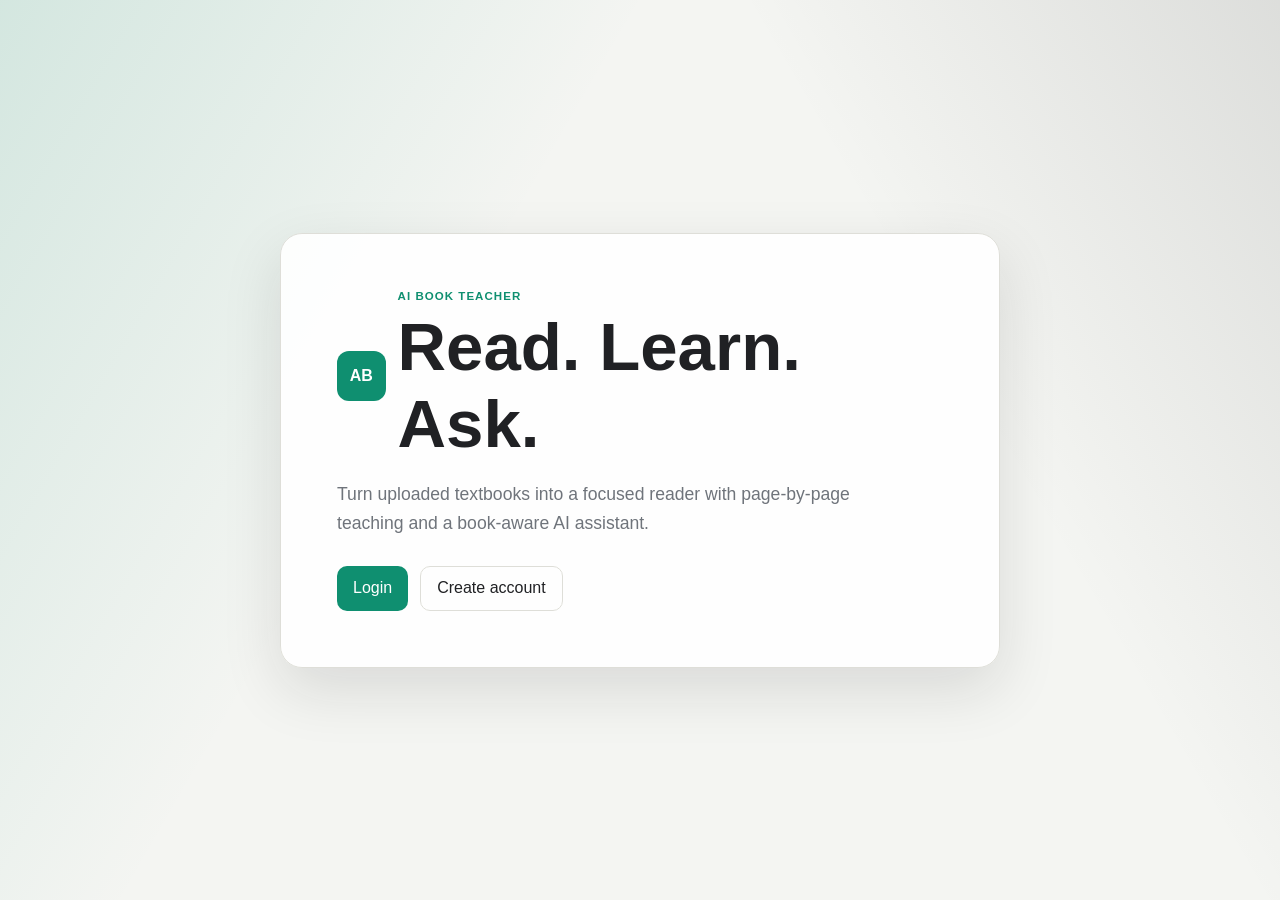
<file: frontend/index.html>
<!doctype html>
<html lang="en">
  <head>
    <!-- Entry page served at http://127.0.0.1:8000/. -->
    <meta charset="utf-8" />
    <meta name="viewport" content="width=device-width, initial-scale=1" />
    <title>AI Book Teacher</title>
    <link rel="stylesheet" href="./style.css" />
  </head>
  <body class="entry-page">
    <main class="entry-shell">
      <section class="entry-card">
        <div class="brand-lockup">
          <span class="brand-mark">AB</span>
          <div>
            <p class="eyebrow">AI Book Teacher</p>
            <h1>Read. Learn. Ask.</h1>
          </div>
        </div>
        <p class="entry-copy">
          Turn uploaded textbooks into a focused reader with page-by-page
          teaching and a book-aware AI assistant.
        </p>
        <div class="entry-actions">
          <a class="button-link" href="/login">Login</a>
          <a class="button-link secondary-link" href="/signup">Create account</a>
        </div>
      </section>
    </main>
  </body>
</html>
</file>
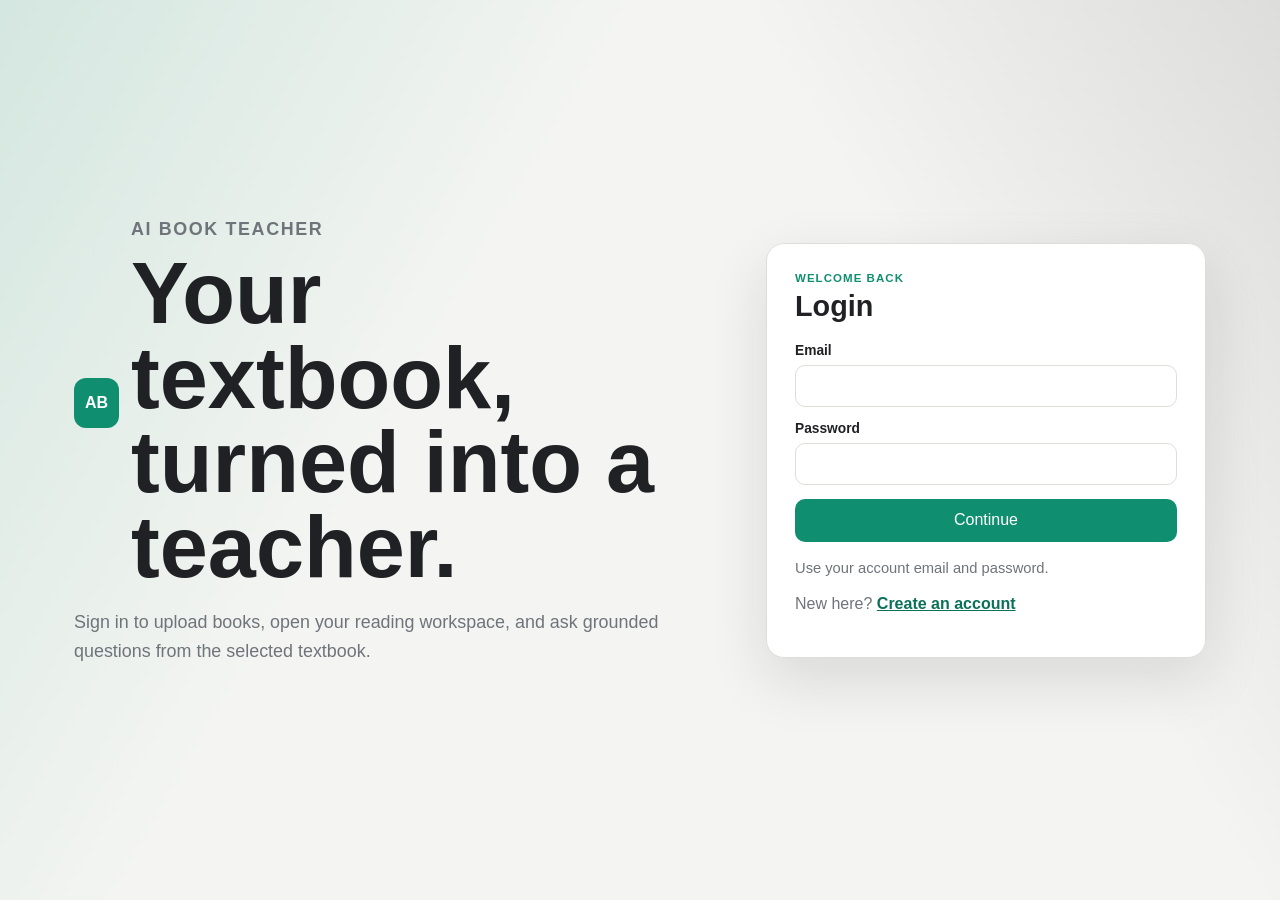
<file: frontend/login.html>
<!doctype html>
<html lang="en">
  <head>
    <!-- Login page. It talks to POST /login in your FastAPI backend. -->
    <meta charset="utf-8" />
    <meta name="viewport" content="width=device-width, initial-scale=1" />
    <title>Login - AI Book Teacher</title>
    <link rel="stylesheet" href="./style.css" />
  </head>
  <body class="auth-page" data-page="login">
    <main class="auth-shell">
      <section class="auth-hero">
        <div class="brand-lockup">
          <span class="brand-mark">AB</span>
          <div>
            <p class="eyebrow">AI Book Teacher</p>
            <h1>Your textbook, turned into a teacher.</h1>
          </div>
        </div>
        <p>
          Sign in to upload books, open your reading workspace, and ask grounded
          questions from the selected textbook.
        </p>
      </section>

      <section class="auth-card">
        <p class="eyebrow">Welcome back</p>
        <h2>Login</h2>

        <!-- The backend expects form-urlencoded username/password fields. -->
        <form id="loginForm" class="form-stack">
          <label>
            Email
            <input name="email" type="email" autocomplete="email" required />
          </label>
          <label>
            Password
            <input
              name="password"
              type="password"
              autocomplete="current-password"
              required
            />
          </label>
          <button type="submit">Continue</button>
        </form>

        <p id="authStatus" class="status-text">Use your account email and password.</p>
        <p class="form-footer">
          New here?
          <a href="/signup">Create an account</a>
        </p>
      </section>
    </main>

    <script src="./app.js"></script>
  </body>
</html>
</file>
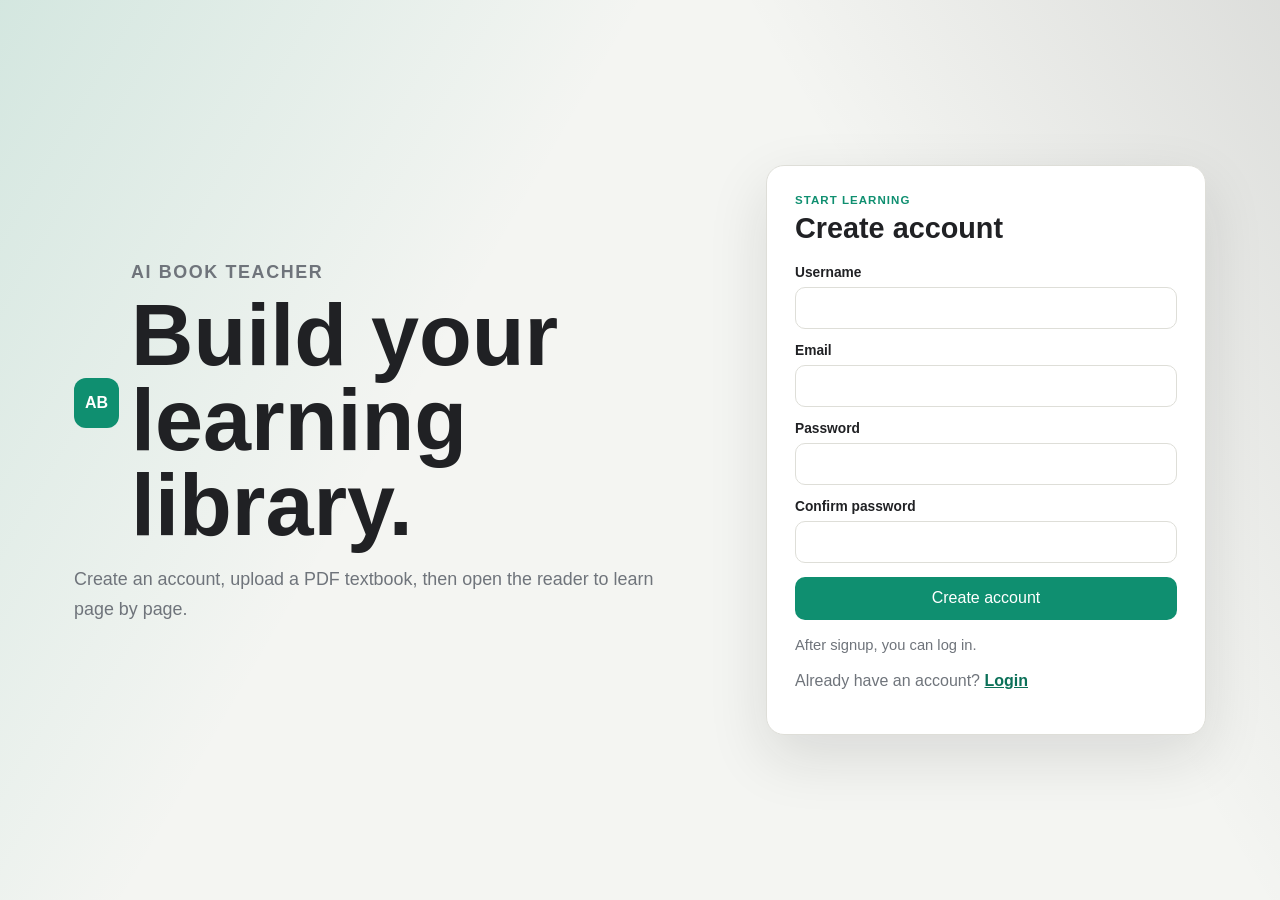
<file: frontend/signup.html>
<!doctype html>
<html lang="en">
  <head>
    <!-- Signup page. It talks to POST /signin in your FastAPI backend. -->
    <meta charset="utf-8" />
    <meta name="viewport" content="width=device-width, initial-scale=1" />
    <title>Sign Up - AI Book Teacher</title>
    <link rel="stylesheet" href="./style.css" />
  </head>
  <body class="auth-page" data-page="signup">
    <main class="auth-shell">
      <section class="auth-hero">
        <div class="brand-lockup">
          <span class="brand-mark">AB</span>
          <div>
            <p class="eyebrow">AI Book Teacher</p>
            <h1>Build your learning library.</h1>
          </div>
        </div>
        <p>
          Create an account, upload a PDF textbook, then open the reader to
          learn page by page.
        </p>
      </section>

      <section class="auth-card">
        <p class="eyebrow">Start learning</p>
        <h2>Create account</h2>

        <!-- The field names match your Pydantic UserCreate schema. -->
        <form id="signupForm" class="form-stack">
          <label>
            Username
            <input name="username" type="text" autocomplete="username" required />
          </label>
          <label>
            Email
            <input name="email" type="email" autocomplete="email" required />
          </label>
          <label>
            Password
            <input
              name="password"
              type="password"
              autocomplete="new-password"
              required
            />
          </label>
          <label>
            Confirm password
            <input
              name="confirm_password"
              type="password"
              autocomplete="new-password"
              required
            />
          </label>
          <button type="submit">Create account</button>
        </form>

        <p id="authStatus" class="status-text">After signup, you can log in.</p>
        <p class="form-footer">
          Already have an account?
          <a href="/login">Login</a>
        </p>
      </section>
    </main>

    <script src="./app.js"></script>
  </body>
</html>
</file>
<file: frontend/style.css>
/* Shared design system for the AI Book Teacher frontend. */
/* Theme variables: colors, shadows, and typography used throughout the app. */
:root {
  --ink: #202124;
  --muted: #6f747b;
  --page: #f4f5f2;
  --surface: #ffffff;
  --surface-soft: #f7f7f4;
  --line: #deded8;
  --sidebar: #111315;
  --sidebar-soft: #1b1f23;
  --sidebar-hover: #272c31;
  --accent: #0f8f70;
  --accent-dark: #0b7058;
  --danger: #b42318;
  --warning: #946200;
  --shadow: 0 22px 60px rgba(21, 25, 28, 0.12);
  --font-sans: "Trebuchet MS", "Segoe UI", sans-serif;
  --font-reader: Georgia, "Times New Roman", serif;
}

/* Base reset to make layout sizing more predictable across browsers. */
* {
  box-sizing: border-box;
}

html {
  scroll-behavior: smooth;
}

body {
  margin: 0;
  min-height: 100vh;
  color: var(--ink);
  font-family: var(--font-sans);
  background:
    radial-gradient(circle at top left, rgba(15, 143, 112, 0.12), transparent 28%),
    linear-gradient(135deg, rgba(255, 255, 255, 0.72), transparent 34%),
    var(--page);
}

/* Shared button and form control styling for a consistent interactive look. */
button,
input,
textarea {
  font: inherit;
}

button,
.button-link {
  display: inline-flex;
  align-items: center;
  justify-content: center;
  border: 0;
  border-radius: 10px;
  color: #fff;
  background: var(--accent);
  padding: 0.78rem 1rem;
  cursor: pointer;
  text-decoration: none;
  transition:
    background 180ms cubic-bezier(0.2, 0.8, 0.2, 1),
    border-color 180ms cubic-bezier(0.2, 0.8, 0.2, 1),
    transform 180ms cubic-bezier(0.2, 0.8, 0.2, 1),
    box-shadow 180ms cubic-bezier(0.2, 0.8, 0.2, 1);
}

button:hover,
.button-link:hover {
  background: var(--accent-dark);
  transform: translateY(-1px);
}

button:disabled {
  cursor: wait;
  opacity: 0.58;
}

button:focus-visible,
a:focus-visible,
input:focus-visible,
textarea:focus-visible {
  outline: 3px solid rgba(15, 143, 112, 0.35);
  outline-offset: 3px;
}
/*changes the input file text color.*/
input[type="file"]::file-selector-button {
    background: whitesmoke;
    color: black;
    border: none;
    padding: 8px 12px;
    border-radius: 8px;
    cursor: pointer;
}

input[type="file"]::file-selector-button:hover {
    background: #0b7058;
}

input,
textarea {
  width: 100%;
  border: 1px solid var(--line);
  border-radius: 10px;
  color: var(--ink);
  background: #fff;
  padding: 0.78rem 0.86rem;
  outline: none;
}

input:focus,
textarea:focus {
  border-color: var(--accent);
  box-shadow: 0 0 0 3px rgba(15, 143, 112, 0.16);
}

textarea {
  resize: vertical;
  color: var(--ink);
}

/* Shared text styles used across the landing, auth, and app views. */
.entry-card,
.auth-card,
.upload-card,
.library-card,
.book-card,
.chapter-card,
.reader-library,
.reading-pane,
.assistant-pane {
  transition:
    transform 220ms cubic-bezier(0.2, 0.8, 0.2, 1),
    box-shadow 220ms cubic-bezier(0.2, 0.8, 0.2, 1),
    border-color 220ms cubic-bezier(0.2, 0.8, 0.2, 1),
    background-color 220ms cubic-bezier(0.2, 0.8, 0.2, 1);
  will-change: transform;
}

.eyebrow {
  margin: 0 0 6px;
  color: var(--accent);
  font-size: 0.72rem;
  font-weight: 800;
  letter-spacing: 0.09em;
  text-transform: uppercase;
}

.brand-lockup {
  display: flex;
  align-items: center;
  gap: 12px;
}

.brand-mark {
  display: grid;
  place-items: center;
  width: 50px;
  height: 50px;
  border-radius: 12px;
  color: #fff;
  background: var(--accent);
  font-weight: 850;
}

.muted-text,
.status-text,
.empty-state {
  color: var(--muted);
  font-size: 0.92rem;
  line-height: 1.5;
}

.secondary-link,
.secondary-button {
  border: 1px solid var(--line);
  color: var(--ink);
  background: transparent;
}

.secondary-link:hover,
.secondary-button:hover {
  color: #fff;
  background: var(--sidebar-hover);
}

.text-button {
  color: inherit;
  background: transparent;
  padding: 0.45rem 0.55rem;
}

.text-button:hover {
  color: #fff;
  background: var(--sidebar-hover);
}

/* Shared form layout used by login, signup, upload, and assistant forms. */
/* Used by: form class="form-stack" in multiple pages */
.form-stack {
  display: grid;
  gap: 14px;
}

.form-stack label,
.reader-toolbar label {
  display: grid;
  gap: 7px;
  font-size: 0.86rem;
  font-weight: 700;
}

.is-hidden {
  display: none;
}

/* Entry and auth page wrappers (index.html, login.html, signup.html). */
/* Used by: body class="entry-page" or body class="auth-page" */
.entry-page,
.auth-page {
  background:
    linear-gradient(120deg, rgba(15, 143, 112, 0.14), transparent 36%),
    linear-gradient(240deg, rgba(17, 19, 21, 0.1), transparent 30%),
    var(--page);
}

/* Main container for the entry/auth layout. */
/* Used by: main class="entry-shell" or main class="auth-shell" */
.entry-shell,
.auth-shell {
  display: grid;
  place-items: center;
  min-height: 100vh;
  padding: 24px;
}

/* Hero card used on the landing page. */
/* Used by: section class="entry-card" in index.html */
.entry-card {
  width: min(720px, 100%);
  border: 1px solid var(--line);
  border-radius: 22px;
  background: rgba(255, 255, 255, 0.9);
  padding: clamp(28px, 5vw, 56px);
  box-shadow: var(--shadow);
  animation: rise-in 420ms ease both;
}

.entry-card h1,
.auth-hero h1,
.auth-card h2,
.page-header h2,
.upload-card h3,
.library-card h3,
.reader-header h2,
.assistant-header h2 {
  margin: 0;
  letter-spacing: 0;
}

.entry-card h1 {
  font-size: clamp(2.4rem, 6vw, 4.2rem);
}

.entry-copy {
  max-width: 580px;
  color: var(--muted);
  font-size: 1.1rem;
  line-height: 1.65;
}

.entry-actions {
  display: flex;
  flex-wrap: wrap;
  gap: 12px;
  margin-top: 28px;
}

/* Two-column auth layout with hero text and form card. */
/* Used by: main class="auth-shell" grid layout override */
.auth-shell {
  grid-template-columns: minmax(0, 1fr) minmax(360px, 440px);
  gap: clamp(28px, 6vw, 96px);
  width: min(1180px, 100%);
  margin: 0 auto;
}

/* Left-side messaging block on login/signup pages. */
/* Used by: section class="auth-hero" in login.html, signup.html */
.auth-hero {
  max-width: 620px;
}

.auth-hero h1 {
  max-width: 620px;
  font-size: clamp(2.8rem, 7vw, 5.4rem);
  line-height: 0.98;
}

.auth-hero p {
  color: var(--muted);
  font-size: 1.12rem;
  line-height: 1.65;
}

/* Right-side form card on login/signup pages. */
/* Used by: section class="auth-card" in login.html, signup.html */
.auth-card {
  width: 100%;
  border: 1px solid var(--line);
  border-radius: 18px;
  background: var(--surface);
  padding: 28px;
  box-shadow: var(--shadow);
  animation: rise-in 420ms ease both;
}

.auth-card h2 {
  margin-bottom: 20px;
  font-size: 1.8rem;
}

.form-footer {
  color: var(--muted);
}

.form-footer a {
  color: var(--accent-dark);
  font-weight: 700;
}

/* App shell for upload and reader pages (upload.html, reader.html). */
/* Used by: body class="app-page" in upload.html, reader.html */
.app-page {
  display: grid;
  grid-template-columns: 260px minmax(0, 1fr);
  min-height: 100vh;
}

/* Left sidebar navigation block (upload.html, reader.html). */
/* Used by: aside class="app-nav" */
.app-nav {
  display: flex;
  flex-direction: column;
  gap: 18px;
  position: sticky;
  top: 0;
  height: 100vh;
  color: #f4f4f4;
  background:
    linear-gradient(180deg, rgba(15, 143, 112, 0.16), transparent 42%),
    var(--sidebar);
  padding: 18px;
}

.compact-brand h1 {
  margin: 0;
  font-size: 1.3rem;
}

.nav-links {
  display: grid;
  gap: 8px;
}

.nav-link,
.logout-button {
  width: 100%;
  border: 1px solid transparent;
  border-radius: 10px;
  color: #e7e8ea;
  background: transparent;
  padding: 0.78rem 0.86rem;
  text-align: left;
  text-decoration: none;
}

.nav-link:hover,
.nav-link.is-active,
.logout-button:hover {
  border-color: rgba(255, 255, 255, 0.08);
  background: var(--sidebar-hover);
}

.logout-button {
  margin-top: auto;
}

/* Main content area next to the sidebar. */
/* Used by: main class="page-shell" in upload.html */
.page-shell {
  padding: 28px;
}

.page-header,
.card-heading,
.pane-heading,
.assistant-header {
  display: flex;
  align-items: center;
  justify-content: space-between;
  gap: 16px;
}

.page-header {
  margin-bottom: 22px;
}

.page-header h2 {
  font-size: 2rem;
}

/* Upload page blocks: upload form and library list (upload.html). */
/* Used by: section class="upload-grid" in upload.html */
.upload-grid {
  display: grid;
  grid-template-columns: minmax(320px, 430px) minmax(0, 1fr);
  gap: 18px;
}

/* Shared card styling for upload, library, and reader panels. */
/* Used by: article class="upload-card", article class="library-card", etc. */
.upload-card,
.library-card,
.reading-pane,
.assistant-pane,
.reader-library {
  border: 1px solid var(--line);
  border-radius: 18px;
  background: var(--surface);
  box-shadow: var(--shadow);
}

.upload-card,
.library-card {
  padding: 22px;
}

.upload-card h3,
.library-card h3 {
  font-size: 1.35rem;
}

.enterprise-book-list,
.reader-book-list,
.reader-chapter-list {
  display: grid;
  gap: 10px;
  margin-top: 16px;
}

/* Book and chapter list cards in upload and reader pages. */
/* Used by: div class="book-card" or div class="chapter-card" in book lists */
.book-card,
.chapter-card {
  position: relative;
  overflow: hidden;
  border: 1px solid var(--line);
  border-radius: 12px;
  background: var(--surface-soft);
  transition:
    border-color 220ms cubic-bezier(0.2, 0.8, 0.2, 1),
    box-shadow 220ms cubic-bezier(0.2, 0.8, 0.2, 1);
}

.book-card:hover,
.book-card.is-active,
.chapter-card:hover {
  border-color: var(--accent);
  background: rgba(17, 19, 21, 0.94);
  box-shadow: 0 8px 20px rgba(17, 19, 21, 0.2);
}

.book-card-actions {
  display: grid;
  grid-template-columns: minmax(0, 1fr) auto;
  gap: 10px;
  align-items: stretch;
  padding: 14px;
}

.book-card-main {
  width: 100%;
  border: 0;
  color: var(--ink);
  background: transparent;
  padding: 0;
  text-align: left;
  justify-content: flex-start;
}

.book-card-main:hover {
  background: transparent;
  transform: none;
}

.book-card:hover .book-card-main,
.book-card.is-active .book-card-main {
  color: #fff;
}

.book-card h3,
.chapter-card h3 {
  margin: 0;
  overflow: hidden;
  font-size: 1rem;
  text-overflow: ellipsis;
  white-space: nowrap;
}

.book-card:hover h3 {
  white-space: normal;
  overflow: visible;
  text-overflow: clip;
  background: transparent;
  box-shadow: none;
  padding: 0;
}

.book-card-kicker {
  display: inline-flex;
  margin-bottom: 8px;
  border-radius: 999px;
  color: var(--accent-dark);
  background: rgba(15, 143, 112, 0.1);
  padding: 3px 8px;
  font-size: 0.68rem;
  font-weight: 800;
  letter-spacing: 0.06em;
  text-transform: uppercase;
}

.book-card:hover .book-card-kicker,
.book-card.is-active .book-card-kicker {
  color: #dff8ef;
  background: rgba(255, 255, 255, 0.14);
}

.delete-book-button {
  align-self: start;
  border: 1px solid rgba(180, 35, 24, 0.22);
  color: var(--danger);
  background: rgba(180, 35, 24, 0.08);
  padding: 0.65rem 0.8rem;
}

.delete-book-button:hover {
  background: var(--danger);
  color: #fff;
  transform: translateY(-1px);
}

.book-card:hover .delete-book-button,
.book-card.is-active .delete-book-button {
  border-color: rgba(255, 255, 255, 0.24);
}

.book-card p,
.chapter-card p {
  margin: 7px 0 0;
  color: var(--muted);
  font-size: 0.82rem;
}

/* Reader page blocks: library column, lesson column, and assistant column (reader.html). */
/* Used by: body class="app-page reader-page" in reader.html */
.reader-page {
  grid-template-columns: 220px minmax(0, 1fr);
}

/* Main three-column reader layout (reader.html). */
/* Used by: main class="reader-shell" */
.reader-shell {
  display: grid;
  grid-template-columns:
      minmax(180px, 270px)
      minmax(0, 1fr)
      minmax(260px, 360px);
  gap: 18px;
  min-height: 100vh;
  padding: 18px;
}

.reader-library,
.reader-library {
    min-width: 0;
    padding: 20px;
}

.enterprise-book-list,
.reader-book-list {
    min-width: 0;
}

.book-card {
    min-width: 0;
}
.assistant-pane {
  display: grid;
  align-content: start;
  gap: 14px;
  padding: 16px;
}

.reader-library {
  max-height: calc(100vh - 36px);
  overflow-y: auto;
}

.chapter-heading {
  margin-top: 8px;
}

/* Center lesson panel where the selected page teaching is displayed. */
/* Used by: section class="reading-pane" in reader.html */
.reading-pane {
  display: grid;
  grid-template-rows: auto auto minmax(0, 1fr);
  min-width: 0;
  max-height: calc(100vh - 36px);
  overflow: hidden;
}

/* Header of the reading pane showing selected book info. */
/* Used by: header class="reader-header" in reader.html */
.reader-header {
  border-bottom: 1px solid var(--line);
  padding: 20px 24px;
/* Controls in the reading pane (page number, teach button, etc.). */
/* Used by: form id="pageForm" class="reader-toolbar" in reader.html */
}

.reader-toolbar {
  display: grid;
  grid-template-columns: auto 100px auto auto;
  gap: 10px;
  align-items: end;
  border-bottom: 1px solid var(--line);
  background: var(--surface-soft);
  padding: 14px 24px;
}

/* The lesson text area where AI teaching output is displayed. */
/* Used by: article id="lessonOutput" class="lesson-output" in reader.html */
.lesson-output {
  overflow-y: auto;
  padding: clamp(24px, 4vw, 54px);
  font-family: var(--font-reader);
  font-size: 1.05rem;
  line-height: 1.75;
  white-space: pre-wrap;
  background:
    linear-gradient(90deg, rgba(15, 143, 112, 0.04), transparent 18%),
    #fffefb;
}

.lesson-output h1,
.lesson-output h2,
.lesson-output h3 {
  margin: 1.25rem 0 0.6rem;
  line-height: 1.22;
}

.lesson-output strong {
  color: #0b5d49;
}

.assistant-pane {
  grid-template-rows: auto minmax(0, 1fr) auto;
  max-height: calc(100vh - 36px);
}

/* Container for chat messages in the assistant panel. */
/* Used by: section id="chatMessages" class="assistant-messages" in reader.html */
.assistant-messages {
  display: flex;
  flex-direction: column;
  gap: 10px;
  overflow-y: auto;
}

/* Individual message bubbles in the assistant conversation. */
/* Used by: article class="assistant-bubble", article class="user-bubble", etc. */
.assistant-bubble,
.user-bubble,
.system-bubble {
  border-radius: 14px;
  padding: 12px 13px;
  line-height: 1.55;
  white-space: pre-wrap;
}

.assistant-bubble {
  align-self: flex-start;
  border: 1px solid var(--line);
  background: var(--surface-soft);
  box-shadow: 0 5px 16px rgba(21, 25, 28, 0.05);
  animation: bubble-in 180ms ease both;
}

.user-bubble {
  align-self: flex-end;
  color: #fff;
  background: var(--accent);
  box-shadow: 0 8px 22px rgba(15, 143, 112, 0.18);
  animation: bubble-in 180ms ease both;
}

.system-bubble {
  align-self: center;
  color: var(--warning);
  background: #fff8e6;
}

.system-bubble.error {
  color: var(--danger);
  background: #fff1f0;
}

/* Form for composing new questions in the assistant panel. */
/* Used by: form id="questionForm" class="assistant-composer" in reader.html */
.assistant-composer {
  display: grid;
  gap: 10px;
}
.logout-button {
  width: 100%;
  margin-top: auto;
  border: 2px solid #c91212;
  border-radius: 10px;
  background: #780303;
  color: white;
  padding: 12px 16px;
  font-weight: 600;
  transition: all 0.2s ease;
}

.logout-button:hover {
  background: #d91111;
  border: 2px solid #d33030;
}

/* Subtle animation for cards and panels as they enter the screen. */
@keyframes rise-in {
  from {
    opacity: 0;
    transform: translateY(10px) scale(0.985);
  }
  to {
    opacity: 1;
    transform: translateY(0) scale(1);
  }
}

@keyframes bubble-in {
  from {
    opacity: 0;
    transform: translateY(6px) scale(0.98);
  }
  to {
    opacity: 1;
    transform: translateY(0) scale(1);
  }
}

@media (prefers-reduced-motion: reduce) {
  *,
  *::before,
  *::after {
    animation-duration: 0.01ms !important;
    animation-iteration-count: 1 !important;
    transition-duration: 0.01ms !important;
    scroll-behavior: auto !important;
  }
}

/* Scrollbar styling keeps the interface looking consistent across browsers. */
::-webkit-scrollbar {
  width: 10px;
  height: 10px;
}

::-webkit-scrollbar-thumb {
  border-radius: 999px;
  background: #c9ccc7;
}

::-webkit-scrollbar-track {
  background: transparent;
}

/* Responsive adjustments for tablet and mobile screen sizes. */
@media (max-width: 1180px) {
  .reader-shell {
    grid-template-columns: 240px minmax(0, 1fr);
  }

  .assistant-pane {
    grid-column: 1 / -1;
    max-height: 460px;
  }
}

@media (max-width: 860px) {
  .auth-shell,
  .app-page,
  .reader-page,
  .upload-grid,
  .reader-shell {
    grid-template-columns: 1fr;
  }

  .app-nav {
    position: static;
    height: auto;
    min-height: auto;
  }

  .logout-button {
    margin-top: 0;
  }

  .reader-toolbar {
    grid-template-columns: 1fr;
  }

  .reader-library,
  .reading-pane,
  .assistant-pane {
    max-height: none;
  }
}
</file>
